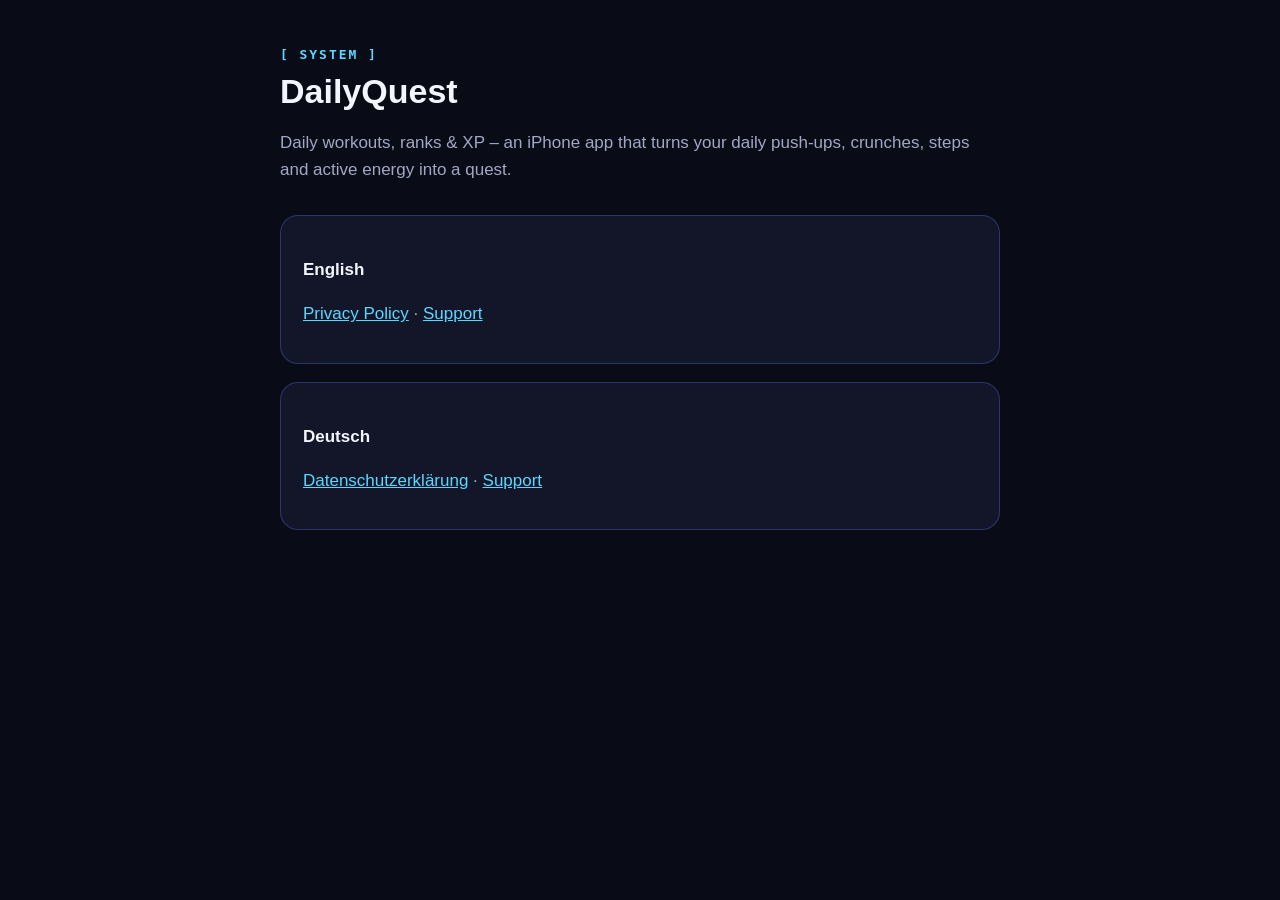
<file: index.html>
<!doctype html>
<html lang="en">
<head>
  <meta charset="utf-8">
  <meta name="viewport" content="width=device-width, initial-scale=1">
  <title>DailyQuest</title>
  <link rel="stylesheet" href="style.css">
</head>
<body>
<main>
  <header>
    <div class="caption">[ SYSTEM ]</div>
    <h1>DailyQuest</h1>
    <p>Daily workouts, ranks &amp; XP – an iPhone app that turns your daily push-ups, crunches, steps and active energy into a quest.</p>
  </header>
  <div class="card">
    <h3>English</h3>
    <p><a href="en/privacy.html">Privacy Policy</a> · <a href="en/support.html">Support</a></p>
  </div>
  <div class="card">
    <h3>Deutsch</h3>
    <p><a href="de/datenschutz.html">Datenschutzerklärung</a> · <a href="de/support.html">Support</a></p>
  </div>
</main>
</body>
</html>
</file>
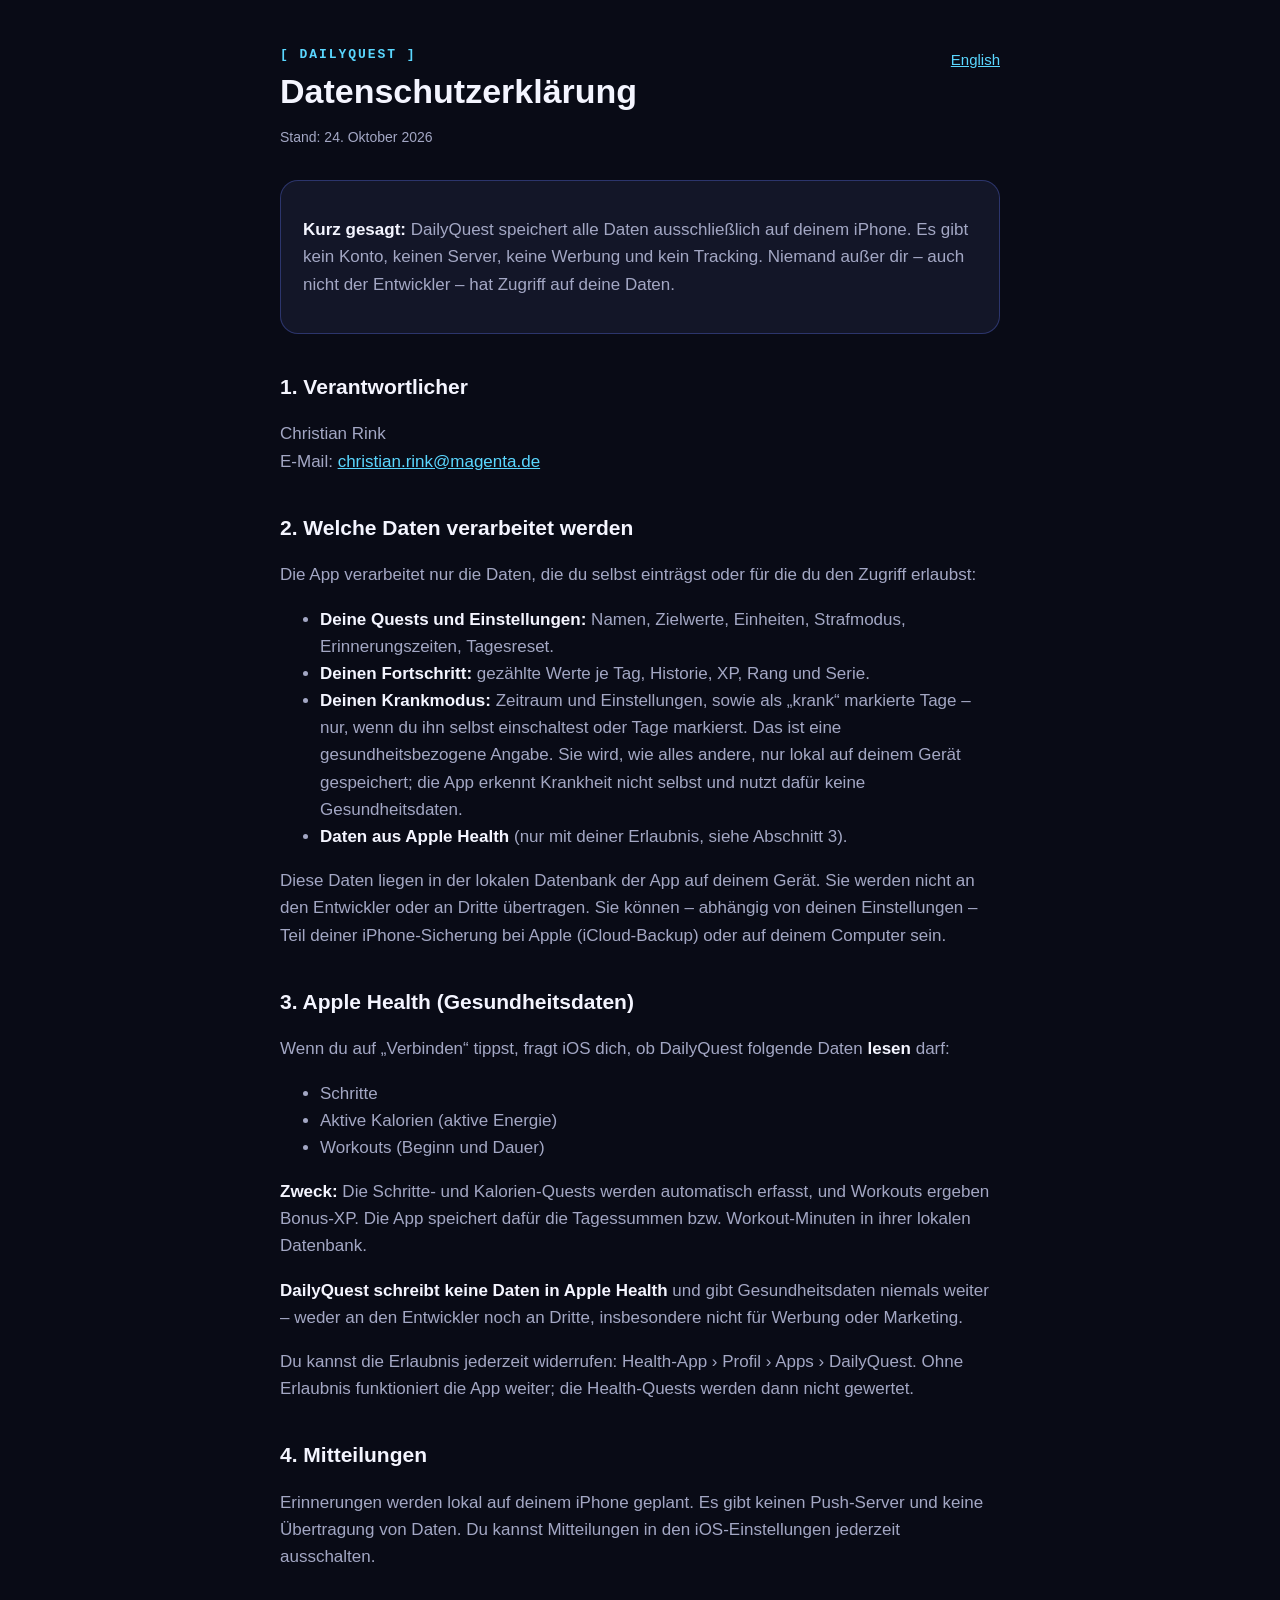
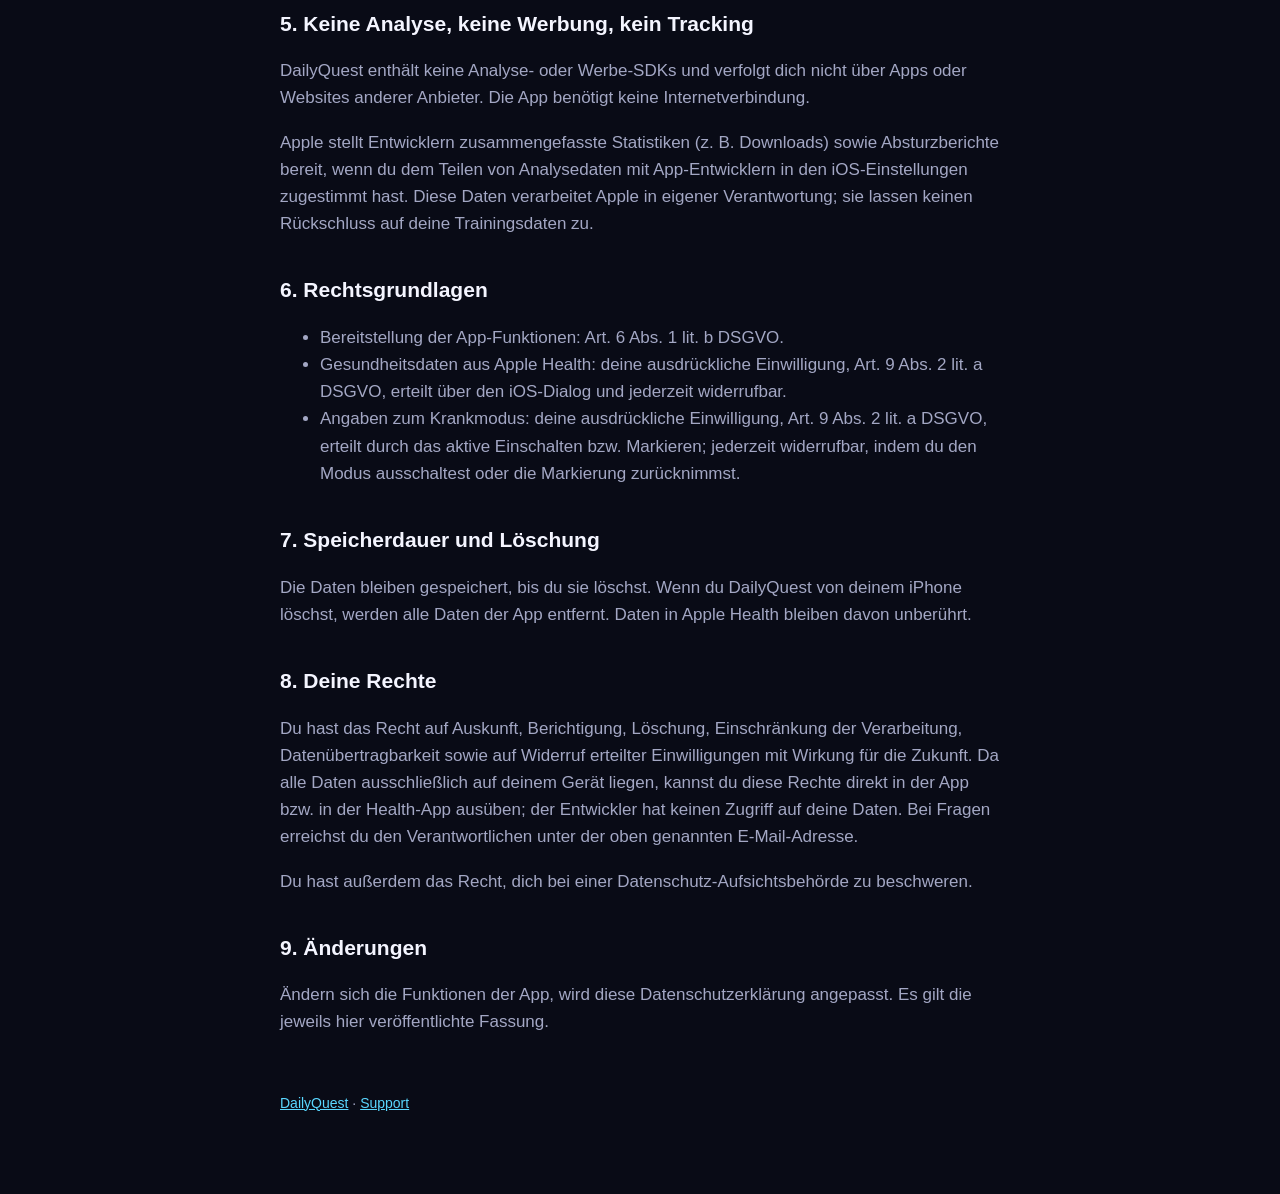
<file: de/datenschutz.html>
<!doctype html>
<html lang="de">
<head>
  <meta charset="utf-8">
  <meta name="viewport" content="width=device-width, initial-scale=1">
  <title>Datenschutzerklärung – DailyQuest</title>
  <link rel="stylesheet" href="../style.css">
</head>
<body>
<main>
  <header>
    <a class="lang" href="../en/privacy.html">English</a>
    <div class="caption">[ DAILYQUEST ]</div>
    <h1>Datenschutzerklärung</h1>
    <p class="updated">Stand: 24. Oktober 2026</p>
  </header>

  <div class="card">
    <p><strong>Kurz gesagt:</strong> DailyQuest speichert alle Daten ausschließlich auf deinem iPhone. Es gibt kein Konto, keinen Server, keine Werbung und kein Tracking. Niemand außer dir – auch nicht der Entwickler – hat Zugriff auf deine Daten.</p>
  </div>

  <h2>1. Verantwortlicher</h2>
  <p>Christian Rink<br>E-Mail: <a href="mailto:christian.rink@magenta.de">christian.rink@magenta.de</a></p>

  <h2>2. Welche Daten verarbeitet werden</h2>
  <p>Die App verarbeitet nur die Daten, die du selbst einträgst oder für die du den Zugriff erlaubst:</p>
  <ul>
    <li><strong>Deine Quests und Einstellungen:</strong> Namen, Zielwerte, Einheiten, Strafmodus, Erinnerungszeiten, Tagesreset.</li>
    <li><strong>Deinen Fortschritt:</strong> gezählte Werte je Tag, Historie, XP, Rang und Serie.</li>
    <li><strong>Deinen Krankmodus:</strong> Zeitraum und Einstellungen, sowie als „krank“ markierte Tage – nur, wenn du ihn selbst einschaltest oder Tage markierst. Das ist eine gesundheitsbezogene Angabe. Sie wird, wie alles andere, nur lokal auf deinem Gerät gespeichert; die App erkennt Krankheit nicht selbst und nutzt dafür keine Gesundheitsdaten.</li>
    <li><strong>Daten aus Apple Health</strong> (nur mit deiner Erlaubnis, siehe Abschnitt 3).</li>
  </ul>
  <p>Diese Daten liegen in der lokalen Datenbank der App auf deinem Gerät. Sie werden nicht an den Entwickler oder an Dritte übertragen. Sie können – abhängig von deinen Einstellungen – Teil deiner iPhone-Sicherung bei Apple (iCloud-Backup) oder auf deinem Computer sein.</p>

  <h2>3. Apple Health (Gesundheitsdaten)</h2>
  <p>Wenn du auf „Verbinden“ tippst, fragt iOS dich, ob DailyQuest folgende Daten <strong>lesen</strong> darf:</p>
  <ul>
    <li>Schritte</li>
    <li>Aktive Kalorien (aktive Energie)</li>
    <li>Workouts (Beginn und Dauer)</li>
  </ul>
  <p><strong>Zweck:</strong> Die Schritte- und Kalorien-Quests werden automatisch erfasst, und Workouts ergeben Bonus-XP. Die App speichert dafür die Tagessummen bzw. Workout-Minuten in ihrer lokalen Datenbank.</p>
  <p><strong>DailyQuest schreibt keine Daten in Apple Health</strong> und gibt Gesundheitsdaten niemals weiter – weder an den Entwickler noch an Dritte, insbesondere nicht für Werbung oder Marketing.</p>
  <p>Du kannst die Erlaubnis jederzeit widerrufen: Health-App › Profil › Apps › DailyQuest. Ohne Erlaubnis funktioniert die App weiter; die Health-Quests werden dann nicht gewertet.</p>

  <h2>4. Mitteilungen</h2>
  <p>Erinnerungen werden lokal auf deinem iPhone geplant. Es gibt keinen Push-Server und keine Übertragung von Daten. Du kannst Mitteilungen in den iOS-Einstellungen jederzeit ausschalten.</p>

  <h2>5. Keine Analyse, keine Werbung, kein Tracking</h2>
  <p>DailyQuest enthält keine Analyse- oder Werbe-SDKs und verfolgt dich nicht über Apps oder Websites anderer Anbieter. Die App benötigt keine Internetverbindung.</p>
  <p>Apple stellt Entwicklern zusammengefasste Statistiken (z. B. Downloads) sowie Absturzberichte bereit, wenn du dem Teilen von Analysedaten mit App-Entwicklern in den iOS-Einstellungen zugestimmt hast. Diese Daten verarbeitet Apple in eigener Verantwortung; sie lassen keinen Rückschluss auf deine Trainingsdaten zu.</p>

  <h2>6. Rechtsgrundlagen</h2>
  <ul>
    <li>Bereitstellung der App-Funktionen: Art. 6 Abs. 1 lit. b DSGVO.</li>
    <li>Gesundheitsdaten aus Apple Health: deine ausdrückliche Einwilligung, Art. 9 Abs. 2 lit. a DSGVO, erteilt über den iOS-Dialog und jederzeit widerrufbar.</li>
    <li>Angaben zum Krankmodus: deine ausdrückliche Einwilligung, Art. 9 Abs. 2 lit. a DSGVO, erteilt durch das aktive Einschalten bzw. Markieren; jederzeit widerrufbar, indem du den Modus ausschaltest oder die Markierung zurücknimmst.</li>
  </ul>

  <h2>7. Speicherdauer und Löschung</h2>
  <p>Die Daten bleiben gespeichert, bis du sie löschst. Wenn du DailyQuest von deinem iPhone löschst, werden alle Daten der App entfernt. Daten in Apple Health bleiben davon unberührt.</p>

  <h2>8. Deine Rechte</h2>
  <p>Du hast das Recht auf Auskunft, Berichtigung, Löschung, Einschränkung der Verarbeitung, Datenübertragbarkeit sowie auf Widerruf erteilter Einwilligungen mit Wirkung für die Zukunft. Da alle Daten ausschließlich auf deinem Gerät liegen, kannst du diese Rechte direkt in der App bzw. in der Health-App ausüben; der Entwickler hat keinen Zugriff auf deine Daten. Bei Fragen erreichst du den Verantwortlichen unter der oben genannten E-Mail-Adresse.</p>
  <p>Du hast außerdem das Recht, dich bei einer Datenschutz-Aufsichtsbehörde zu beschweren.</p>

  <h2>9. Änderungen</h2>
  <p>Ändern sich die Funktionen der App, wird diese Datenschutzerklärung angepasst. Es gilt die jeweils hier veröffentlichte Fassung.</p>

  <footer><a href="../index.html">DailyQuest</a> · <a href="support.html">Support</a></footer>
</main>
</body>
</html>
</file>
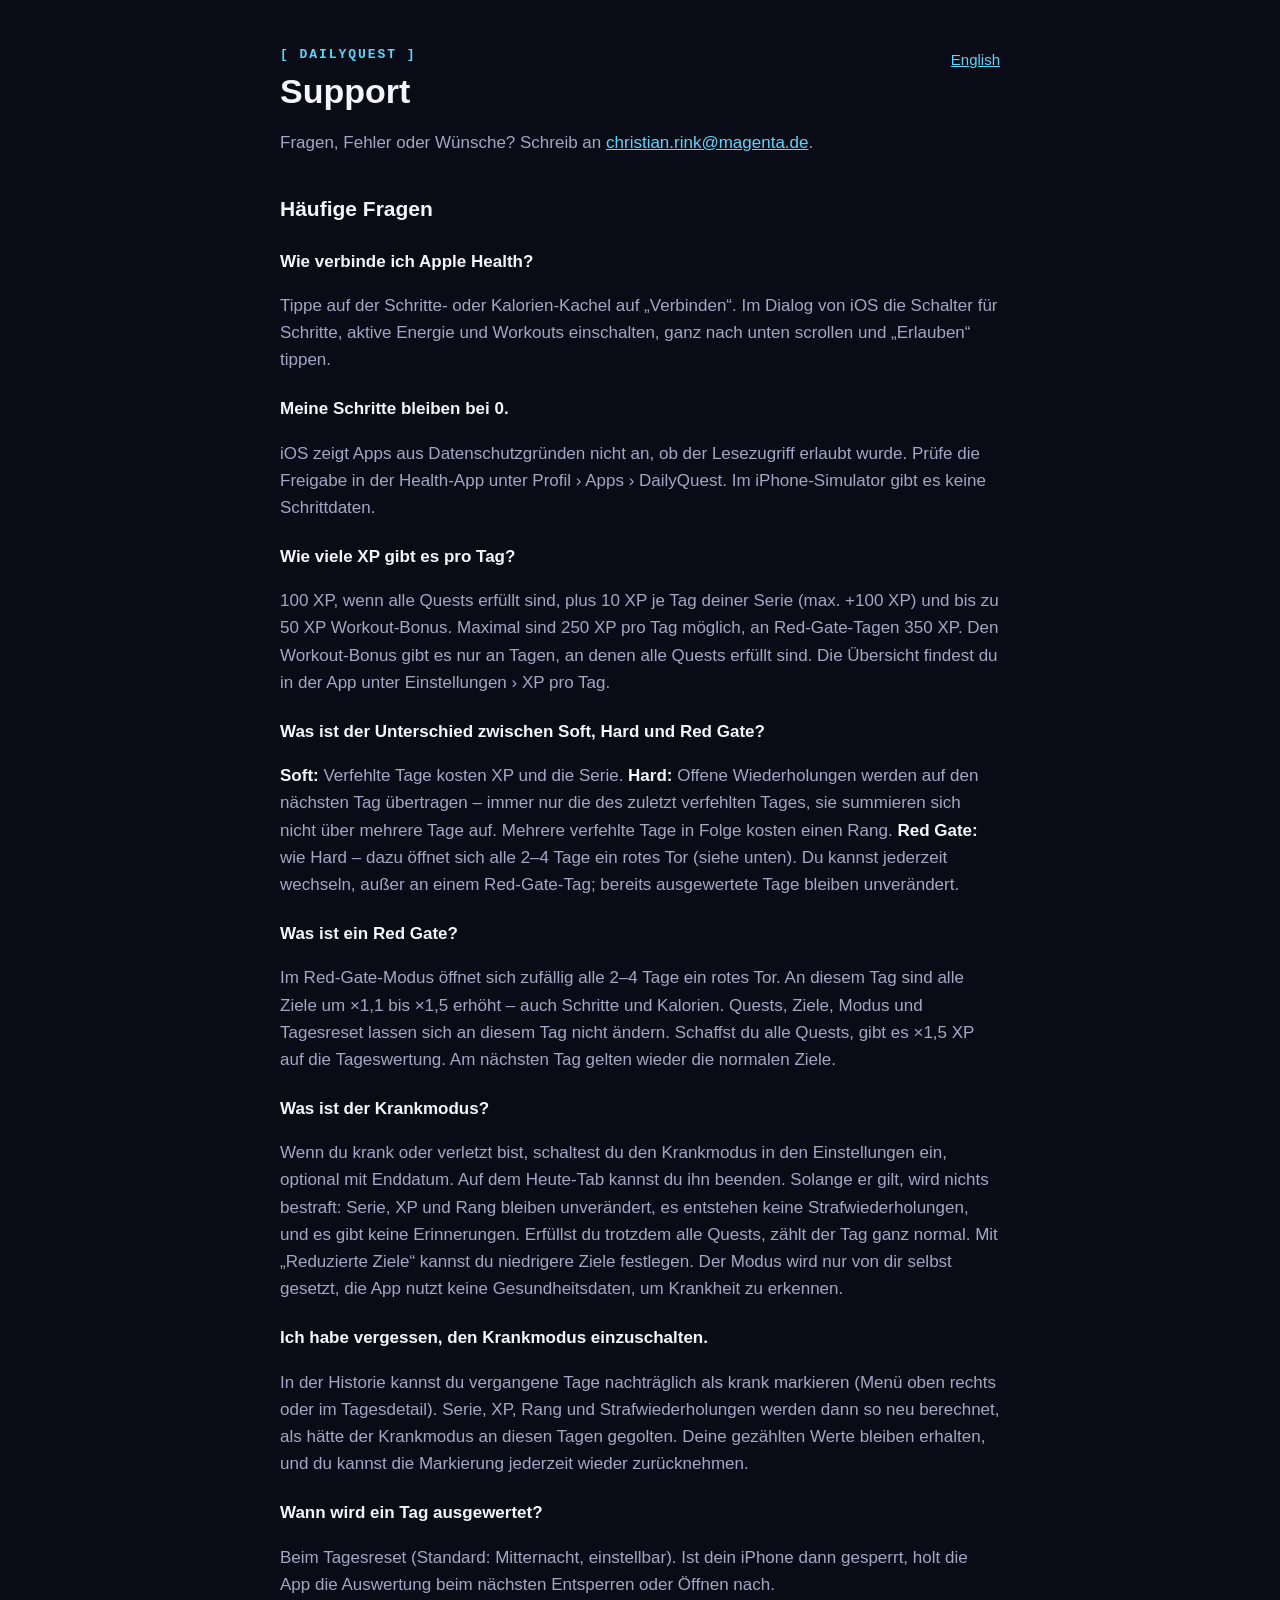
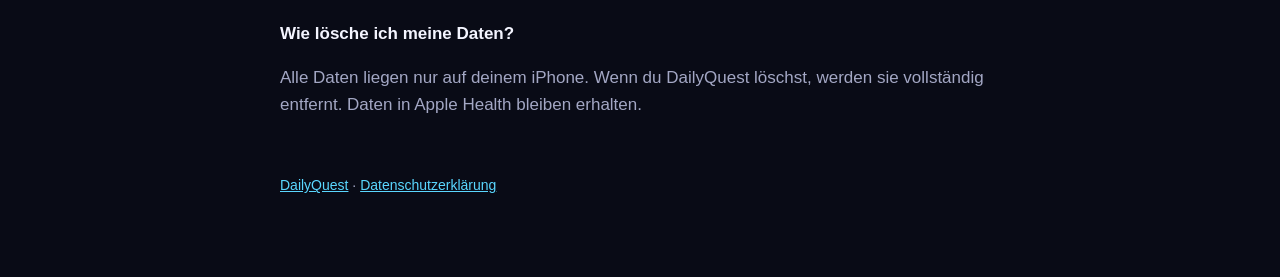
<file: de/support.html>
<!doctype html>
<html lang="de">
<head>
  <meta charset="utf-8">
  <meta name="viewport" content="width=device-width, initial-scale=1">
  <title>Support – DailyQuest</title>
  <link rel="stylesheet" href="../style.css">
</head>
<body>
<main>
  <header>
    <a class="lang" href="../en/support.html">English</a>
    <div class="caption">[ DAILYQUEST ]</div>
    <h1>Support</h1>
    <p>Fragen, Fehler oder Wünsche? Schreib an <a href="mailto:christian.rink@magenta.de">christian.rink@magenta.de</a>.</p>
  </header>

  <h2>Häufige Fragen</h2>

  <h3>Wie verbinde ich Apple Health?</h3>
  <p>Tippe auf der Schritte- oder Kalorien-Kachel auf „Verbinden“. Im Dialog von iOS die Schalter für Schritte, aktive Energie und Workouts einschalten, ganz nach unten scrollen und „Erlauben“ tippen.</p>

  <h3>Meine Schritte bleiben bei 0.</h3>
  <p>iOS zeigt Apps aus Datenschutzgründen nicht an, ob der Lesezugriff erlaubt wurde. Prüfe die Freigabe in der Health-App unter Profil › Apps › DailyQuest. Im iPhone-Simulator gibt es keine Schrittdaten.</p>

  <h3>Wie viele XP gibt es pro Tag?</h3>
  <p>100 XP, wenn alle Quests erfüllt sind, plus 10 XP je Tag deiner Serie (max. +100 XP) und bis zu 50 XP Workout-Bonus. Maximal sind 250 XP pro Tag möglich, an Red-Gate-Tagen 350 XP. Den Workout-Bonus gibt es nur an Tagen, an denen alle Quests erfüllt sind. Die Übersicht findest du in der App unter Einstellungen › XP pro Tag.</p>

  <h3>Was ist der Unterschied zwischen Soft, Hard und Red Gate?</h3>
  <p><strong>Soft:</strong> Verfehlte Tage kosten XP und die Serie. <strong>Hard:</strong> Offene Wiederholungen werden auf den nächsten Tag übertragen – immer nur die des zuletzt verfehlten Tages, sie summieren sich nicht über mehrere Tage auf. Mehrere verfehlte Tage in Folge kosten einen Rang. <strong>Red Gate:</strong> wie Hard – dazu öffnet sich alle 2–4 Tage ein rotes Tor (siehe unten). Du kannst jederzeit wechseln, außer an einem Red-Gate-Tag; bereits ausgewertete Tage bleiben unverändert.</p>

  <h3>Was ist ein Red Gate?</h3>
  <p>Im Red-Gate-Modus öffnet sich zufällig alle 2–4 Tage ein rotes Tor. An diesem Tag sind alle Ziele um ×1,1 bis ×1,5 erhöht – auch Schritte und Kalorien. Quests, Ziele, Modus und Tagesreset lassen sich an diesem Tag nicht ändern. Schaffst du alle Quests, gibt es ×1,5 XP auf die Tageswertung. Am nächsten Tag gelten wieder die normalen Ziele.</p>

  <h3>Was ist der Krankmodus?</h3>
  <p>Wenn du krank oder verletzt bist, schaltest du den Krankmodus in den Einstellungen ein, optional mit Enddatum. Auf dem Heute-Tab kannst du ihn beenden. Solange er gilt, wird nichts bestraft: Serie, XP und Rang bleiben unverändert, es entstehen keine Strafwiederholungen, und es gibt keine Erinnerungen. Erfüllst du trotzdem alle Quests, zählt der Tag ganz normal. Mit „Reduzierte Ziele“ kannst du niedrigere Ziele festlegen. Der Modus wird nur von dir selbst gesetzt, die App nutzt keine Gesundheitsdaten, um Krankheit zu erkennen.</p>

  <h3>Ich habe vergessen, den Krankmodus einzuschalten.</h3>
  <p>In der Historie kannst du vergangene Tage nachträglich als krank markieren (Menü oben rechts oder im Tagesdetail). Serie, XP, Rang und Strafwiederholungen werden dann so neu berechnet, als hätte der Krankmodus an diesen Tagen gegolten. Deine gezählten Werte bleiben erhalten, und du kannst die Markierung jederzeit wieder zurücknehmen.</p>

  <h3>Wann wird ein Tag ausgewertet?</h3>
  <p>Beim Tagesreset (Standard: Mitternacht, einstellbar). Ist dein iPhone dann gesperrt, holt die App die Auswertung beim nächsten Entsperren oder Öffnen nach.</p>

  <h3>Wie lösche ich meine Daten?</h3>
  <p>Alle Daten liegen nur auf deinem iPhone. Wenn du DailyQuest löschst, werden sie vollständig entfernt. Daten in Apple Health bleiben erhalten.</p>

  <footer><a href="../index.html">DailyQuest</a> · <a href="datenschutz.html">Datenschutzerklärung</a></footer>
</main>
</body>
</html>
</file>
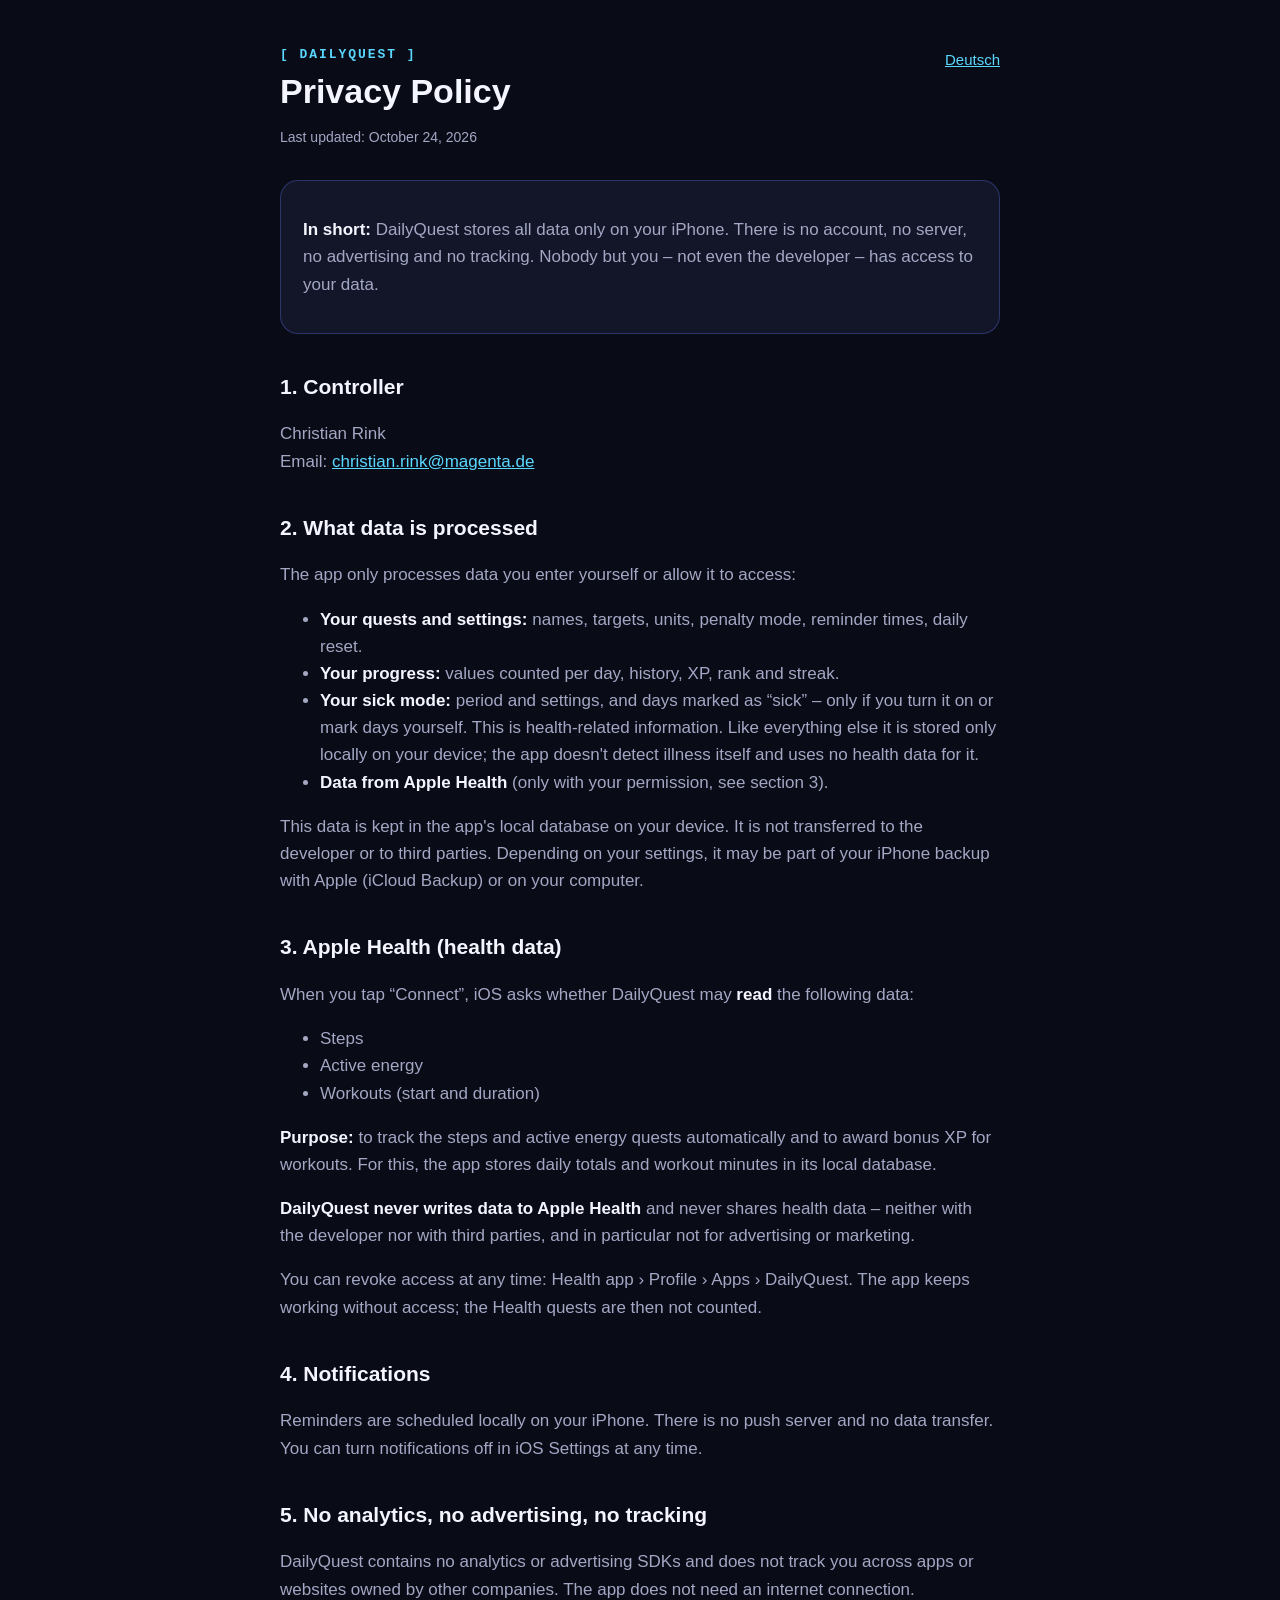
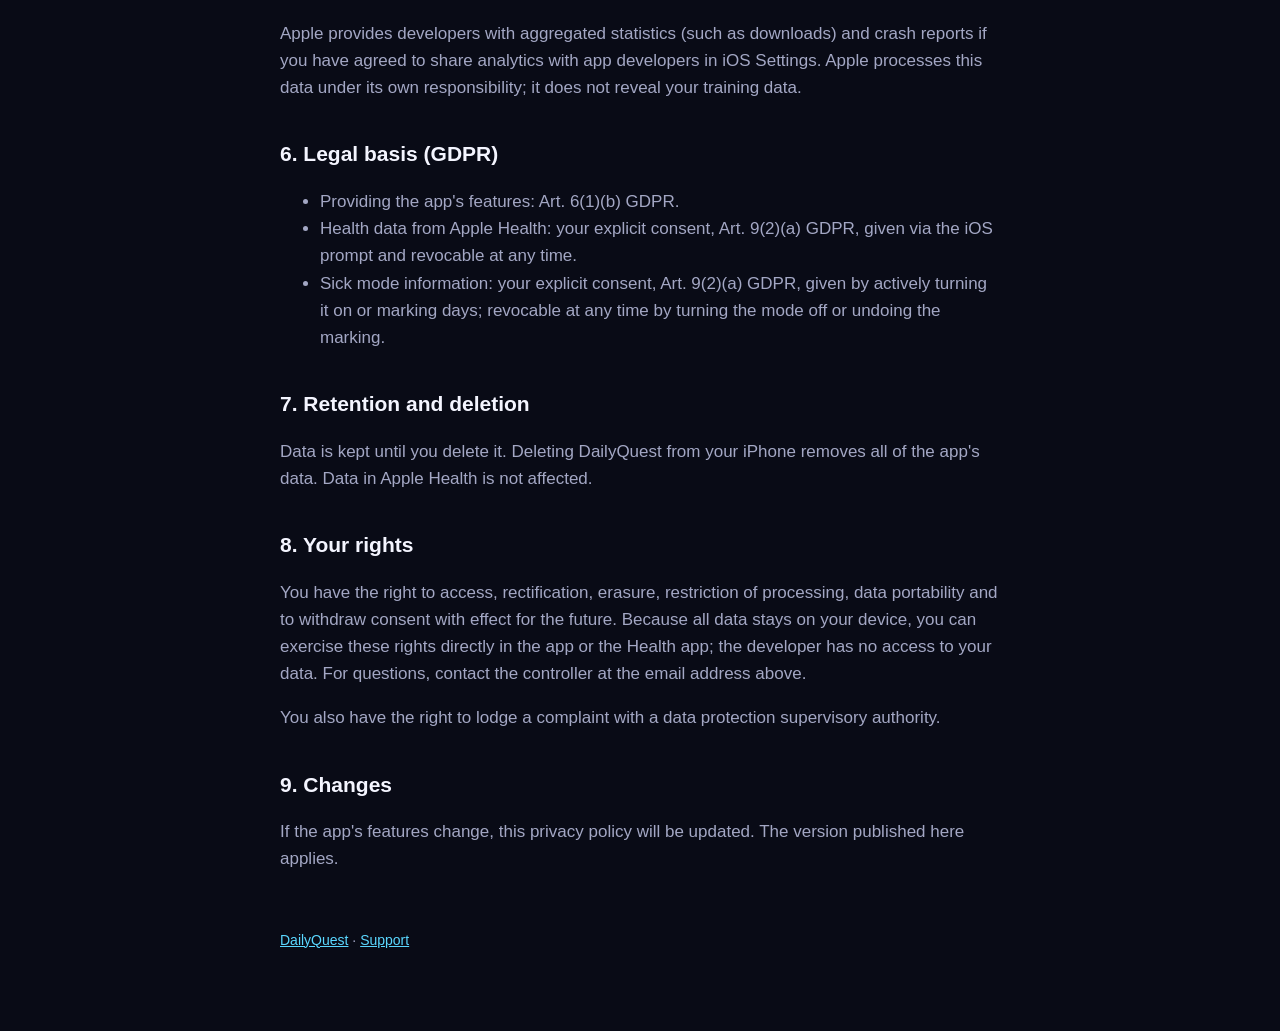
<file: en/privacy.html>
<!doctype html>
<html lang="en">
<head>
  <meta charset="utf-8">
  <meta name="viewport" content="width=device-width, initial-scale=1">
  <title>Privacy Policy – DailyQuest</title>
  <link rel="stylesheet" href="../style.css">
</head>
<body>
<main>
  <header>
    <a class="lang" href="../de/datenschutz.html">Deutsch</a>
    <div class="caption">[ DAILYQUEST ]</div>
    <h1>Privacy Policy</h1>
    <p class="updated">Last updated: October 24, 2026</p>
  </header>

  <div class="card">
    <p><strong>In short:</strong> DailyQuest stores all data only on your iPhone. There is no account, no server, no advertising and no tracking. Nobody but you – not even the developer – has access to your data.</p>
  </div>

  <h2>1. Controller</h2>
  <p>Christian Rink<br>Email: <a href="mailto:christian.rink@magenta.de">christian.rink@magenta.de</a></p>

  <h2>2. What data is processed</h2>
  <p>The app only processes data you enter yourself or allow it to access:</p>
  <ul>
    <li><strong>Your quests and settings:</strong> names, targets, units, penalty mode, reminder times, daily reset.</li>
    <li><strong>Your progress:</strong> values counted per day, history, XP, rank and streak.</li>
    <li><strong>Your sick mode:</strong> period and settings, and days marked as “sick” – only if you turn it on or mark days yourself. This is health-related information. Like everything else it is stored only locally on your device; the app doesn't detect illness itself and uses no health data for it.</li>
    <li><strong>Data from Apple Health</strong> (only with your permission, see section 3).</li>
  </ul>
  <p>This data is kept in the app's local database on your device. It is not transferred to the developer or to third parties. Depending on your settings, it may be part of your iPhone backup with Apple (iCloud Backup) or on your computer.</p>

  <h2>3. Apple Health (health data)</h2>
  <p>When you tap “Connect”, iOS asks whether DailyQuest may <strong>read</strong> the following data:</p>
  <ul>
    <li>Steps</li>
    <li>Active energy</li>
    <li>Workouts (start and duration)</li>
  </ul>
  <p><strong>Purpose:</strong> to track the steps and active energy quests automatically and to award bonus XP for workouts. For this, the app stores daily totals and workout minutes in its local database.</p>
  <p><strong>DailyQuest never writes data to Apple Health</strong> and never shares health data – neither with the developer nor with third parties, and in particular not for advertising or marketing.</p>
  <p>You can revoke access at any time: Health app › Profile › Apps › DailyQuest. The app keeps working without access; the Health quests are then not counted.</p>

  <h2>4. Notifications</h2>
  <p>Reminders are scheduled locally on your iPhone. There is no push server and no data transfer. You can turn notifications off in iOS Settings at any time.</p>

  <h2>5. No analytics, no advertising, no tracking</h2>
  <p>DailyQuest contains no analytics or advertising SDKs and does not track you across apps or websites owned by other companies. The app does not need an internet connection.</p>
  <p>Apple provides developers with aggregated statistics (such as downloads) and crash reports if you have agreed to share analytics with app developers in iOS Settings. Apple processes this data under its own responsibility; it does not reveal your training data.</p>

  <h2>6. Legal basis (GDPR)</h2>
  <ul>
    <li>Providing the app's features: Art. 6(1)(b) GDPR.</li>
    <li>Health data from Apple Health: your explicit consent, Art. 9(2)(a) GDPR, given via the iOS prompt and revocable at any time.</li>
    <li>Sick mode information: your explicit consent, Art. 9(2)(a) GDPR, given by actively turning it on or marking days; revocable at any time by turning the mode off or undoing the marking.</li>
  </ul>

  <h2>7. Retention and deletion</h2>
  <p>Data is kept until you delete it. Deleting DailyQuest from your iPhone removes all of the app's data. Data in Apple Health is not affected.</p>

  <h2>8. Your rights</h2>
  <p>You have the right to access, rectification, erasure, restriction of processing, data portability and to withdraw consent with effect for the future. Because all data stays on your device, you can exercise these rights directly in the app or the Health app; the developer has no access to your data. For questions, contact the controller at the email address above.</p>
  <p>You also have the right to lodge a complaint with a data protection supervisory authority.</p>

  <h2>9. Changes</h2>
  <p>If the app's features change, this privacy policy will be updated. The version published here applies.</p>

  <footer><a href="../index.html">DailyQuest</a> · <a href="support.html">Support</a></footer>
</main>
</body>
</html>
</file>
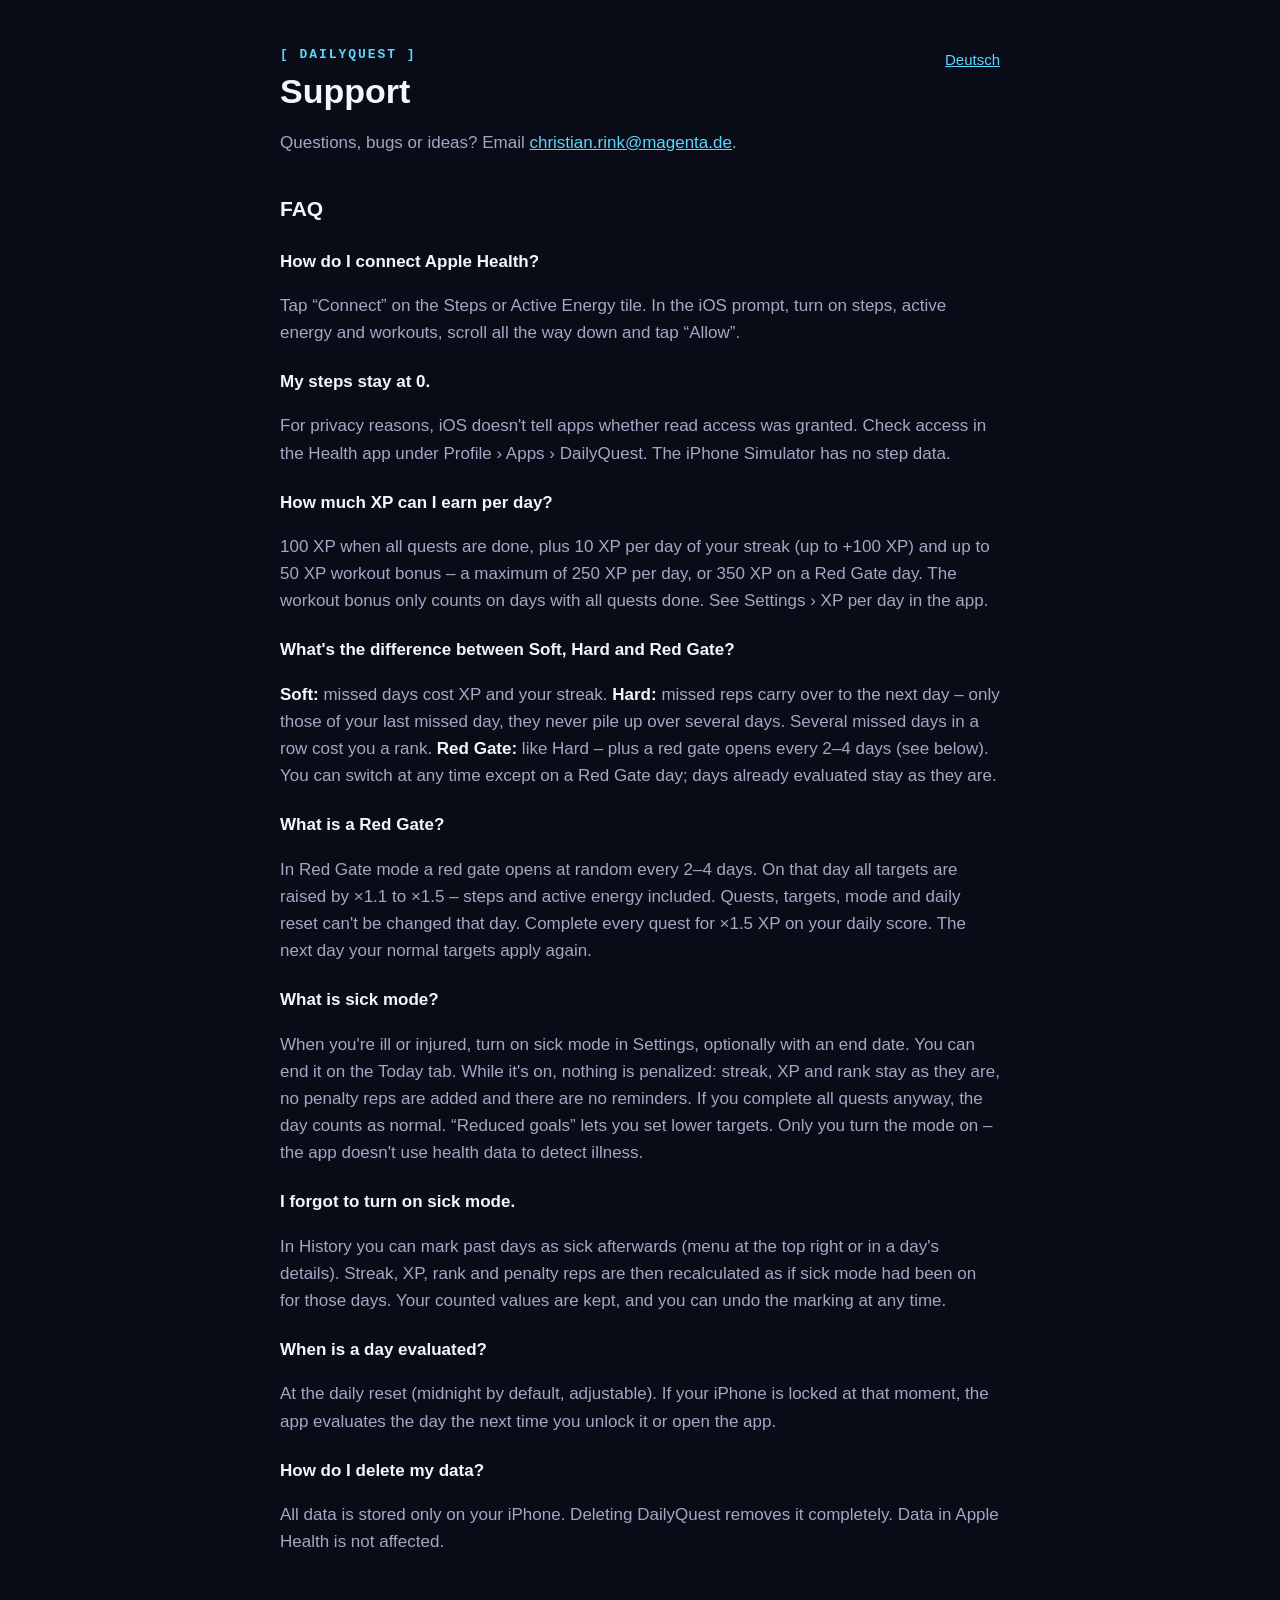
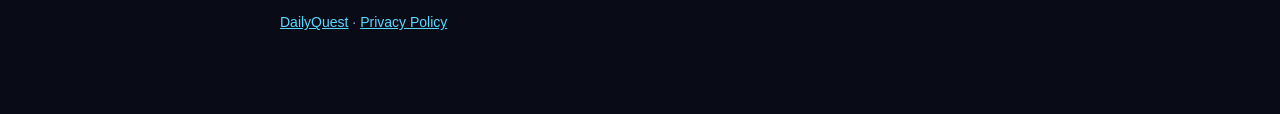
<file: en/support.html>
<!doctype html>
<html lang="en">
<head>
  <meta charset="utf-8">
  <meta name="viewport" content="width=device-width, initial-scale=1">
  <title>Support – DailyQuest</title>
  <link rel="stylesheet" href="../style.css">
</head>
<body>
<main>
  <header>
    <a class="lang" href="../de/support.html">Deutsch</a>
    <div class="caption">[ DAILYQUEST ]</div>
    <h1>Support</h1>
    <p>Questions, bugs or ideas? Email <a href="mailto:christian.rink@magenta.de">christian.rink@magenta.de</a>.</p>
  </header>

  <h2>FAQ</h2>

  <h3>How do I connect Apple Health?</h3>
  <p>Tap “Connect” on the Steps or Active Energy tile. In the iOS prompt, turn on steps, active energy and workouts, scroll all the way down and tap “Allow”.</p>

  <h3>My steps stay at 0.</h3>
  <p>For privacy reasons, iOS doesn't tell apps whether read access was granted. Check access in the Health app under Profile › Apps › DailyQuest. The iPhone Simulator has no step data.</p>

  <h3>How much XP can I earn per day?</h3>
  <p>100 XP when all quests are done, plus 10 XP per day of your streak (up to +100 XP) and up to 50 XP workout bonus – a maximum of 250 XP per day, or 350 XP on a Red Gate day. The workout bonus only counts on days with all quests done. See Settings › XP per day in the app.</p>

  <h3>What's the difference between Soft, Hard and Red Gate?</h3>
  <p><strong>Soft:</strong> missed days cost XP and your streak. <strong>Hard:</strong> missed reps carry over to the next day – only those of your last missed day, they never pile up over several days. Several missed days in a row cost you a rank. <strong>Red Gate:</strong> like Hard – plus a red gate opens every 2–4 days (see below). You can switch at any time except on a Red Gate day; days already evaluated stay as they are.</p>

  <h3>What is a Red Gate?</h3>
  <p>In Red Gate mode a red gate opens at random every 2–4 days. On that day all targets are raised by ×1.1 to ×1.5 – steps and active energy included. Quests, targets, mode and daily reset can't be changed that day. Complete every quest for ×1.5 XP on your daily score. The next day your normal targets apply again.</p>

  <h3>What is sick mode?</h3>
  <p>When you're ill or injured, turn on sick mode in Settings, optionally with an end date. You can end it on the Today tab. While it's on, nothing is penalized: streak, XP and rank stay as they are, no penalty reps are added and there are no reminders. If you complete all quests anyway, the day counts as normal. “Reduced goals” lets you set lower targets. Only you turn the mode on – the app doesn't use health data to detect illness.</p>

  <h3>I forgot to turn on sick mode.</h3>
  <p>In History you can mark past days as sick afterwards (menu at the top right or in a day's details). Streak, XP, rank and penalty reps are then recalculated as if sick mode had been on for those days. Your counted values are kept, and you can undo the marking at any time.</p>

  <h3>When is a day evaluated?</h3>
  <p>At the daily reset (midnight by default, adjustable). If your iPhone is locked at that moment, the app evaluates the day the next time you unlock it or open the app.</p>

  <h3>How do I delete my data?</h3>
  <p>All data is stored only on your iPhone. Deleting DailyQuest removes it completely. Data in Apple Health is not affected.</p>

  <footer><a href="../index.html">DailyQuest</a> · <a href="privacy.html">Privacy Policy</a></footer>
</main>
</body>
</html>
</file>
<file: style.css>
:root {
  --bg: #090b16;
  --surface: #131628;
  --text: #f4f5ff;
  --muted: #a3a7c4;
  --violet: #7c5cff;
  --cyan: #5ad7ff;
  --stroke: rgba(93, 111, 234, 0.35);
}
* { box-sizing: border-box; }
body {
  margin: 0;
  background: var(--bg);
  color: var(--text);
  font: 17px/1.6 -apple-system, BlinkMacSystemFont, "Segoe UI", Roboto, sans-serif;
}
main { max-width: 760px; margin: 0 auto; padding: 48px 20px 80px; }
header { margin-bottom: 32px; }
.caption {
  font: 600 13px/1 ui-monospace, SFMono-Regular, Menlo, monospace;
  letter-spacing: .15em;
  color: var(--cyan);
}
h1 { font-size: 34px; line-height: 1.2; margin: 10px 0 6px; }
h2 { font-size: 21px; margin: 36px 0 8px; }
h3 { font-size: 17px; margin: 22px 0 4px; }
p, li { color: var(--muted); }
strong { color: var(--text); }
a { color: var(--cyan); }
.card {
  background: var(--surface);
  border: 1px solid var(--stroke);
  border-radius: 18px;
  padding: 18px 22px;
  margin: 18px 0;
}
.lang { float: right; font-size: 15px; }
.updated { font-size: 14px; }
footer { margin-top: 56px; font-size: 14px; color: var(--muted); }
</file>
